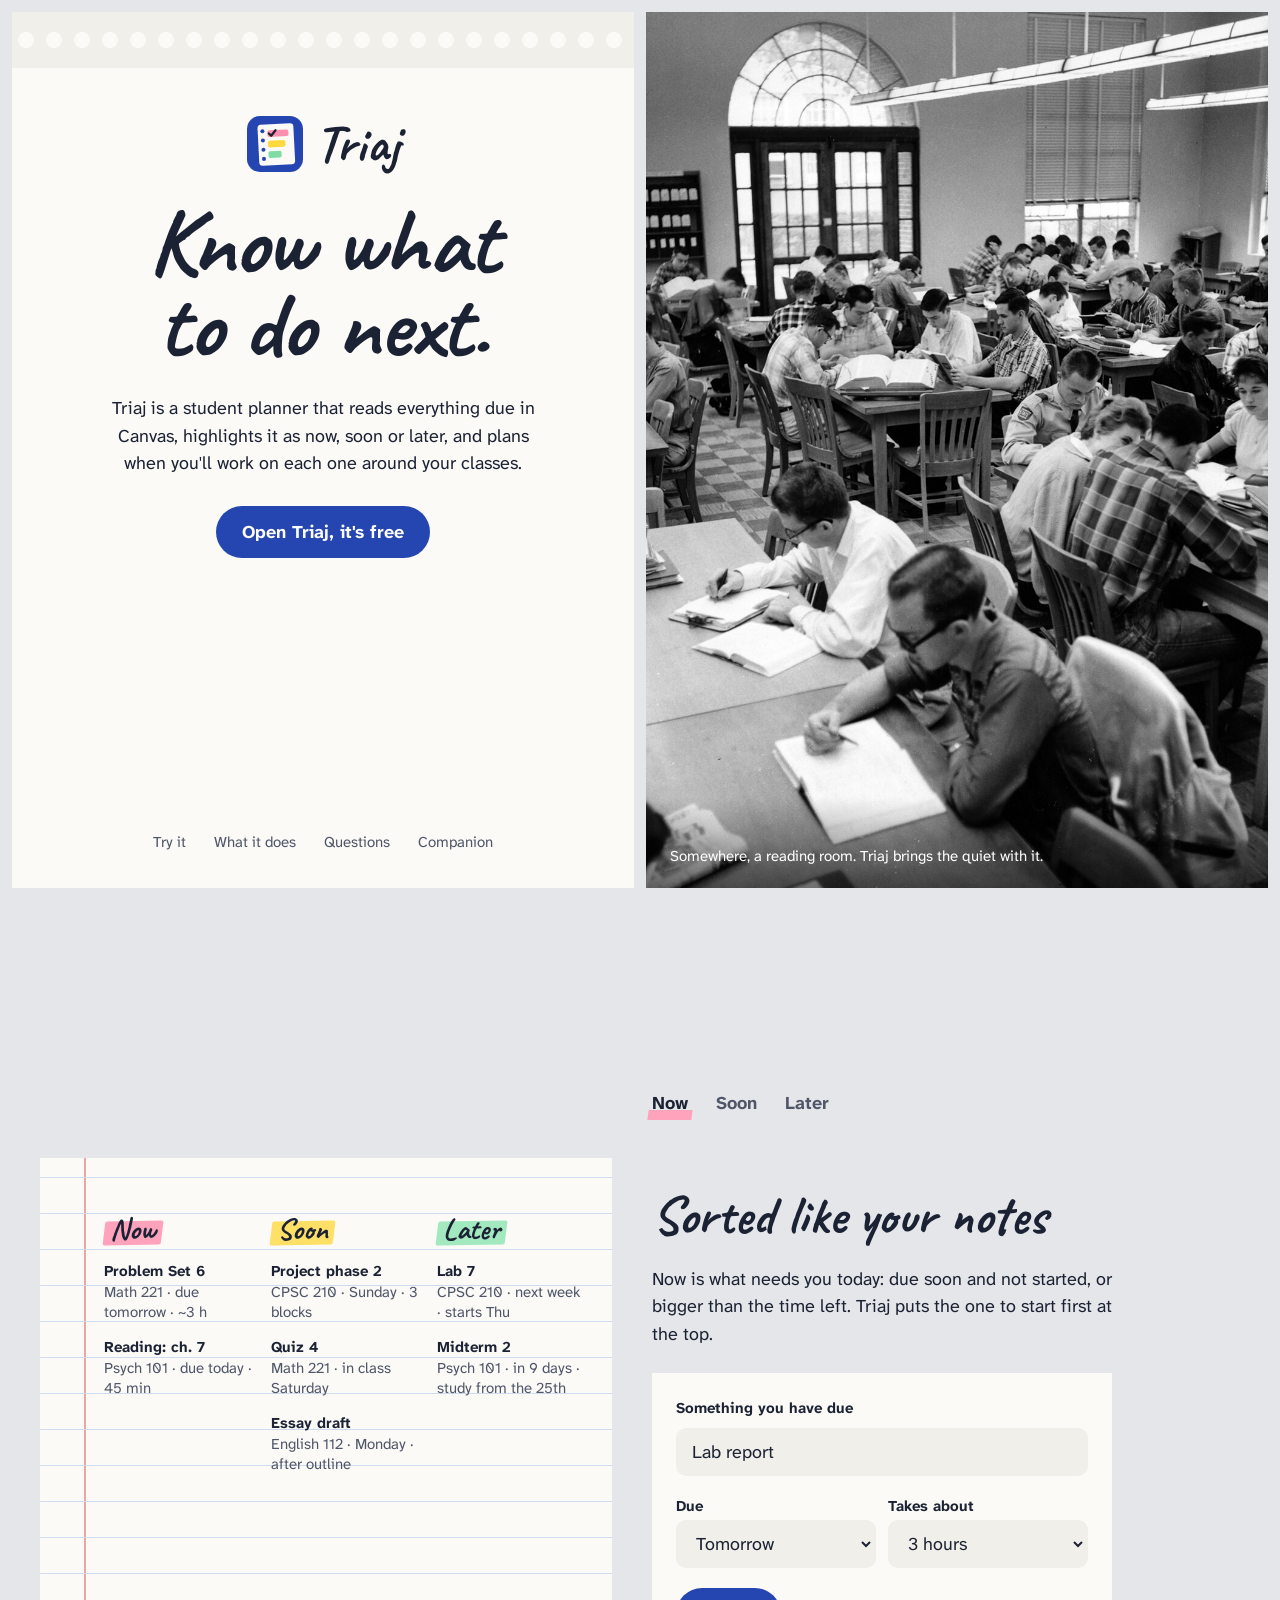
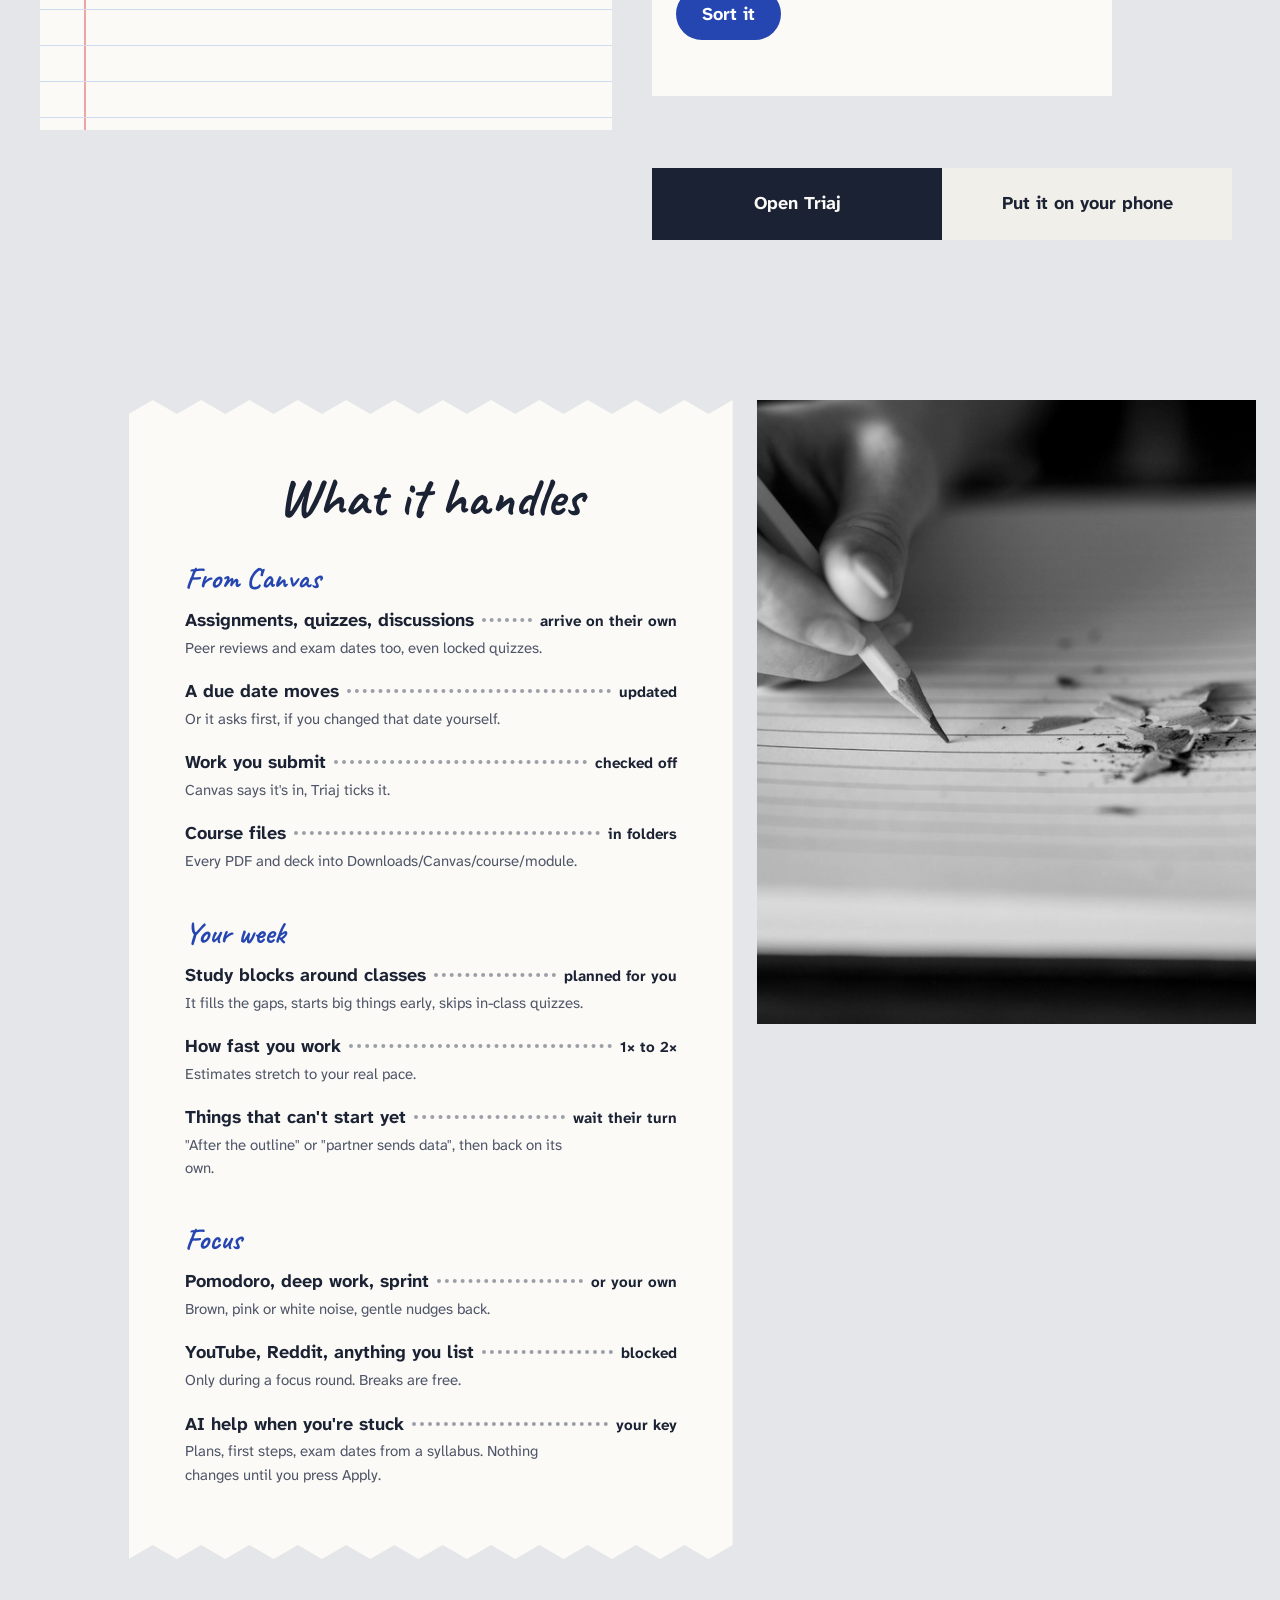
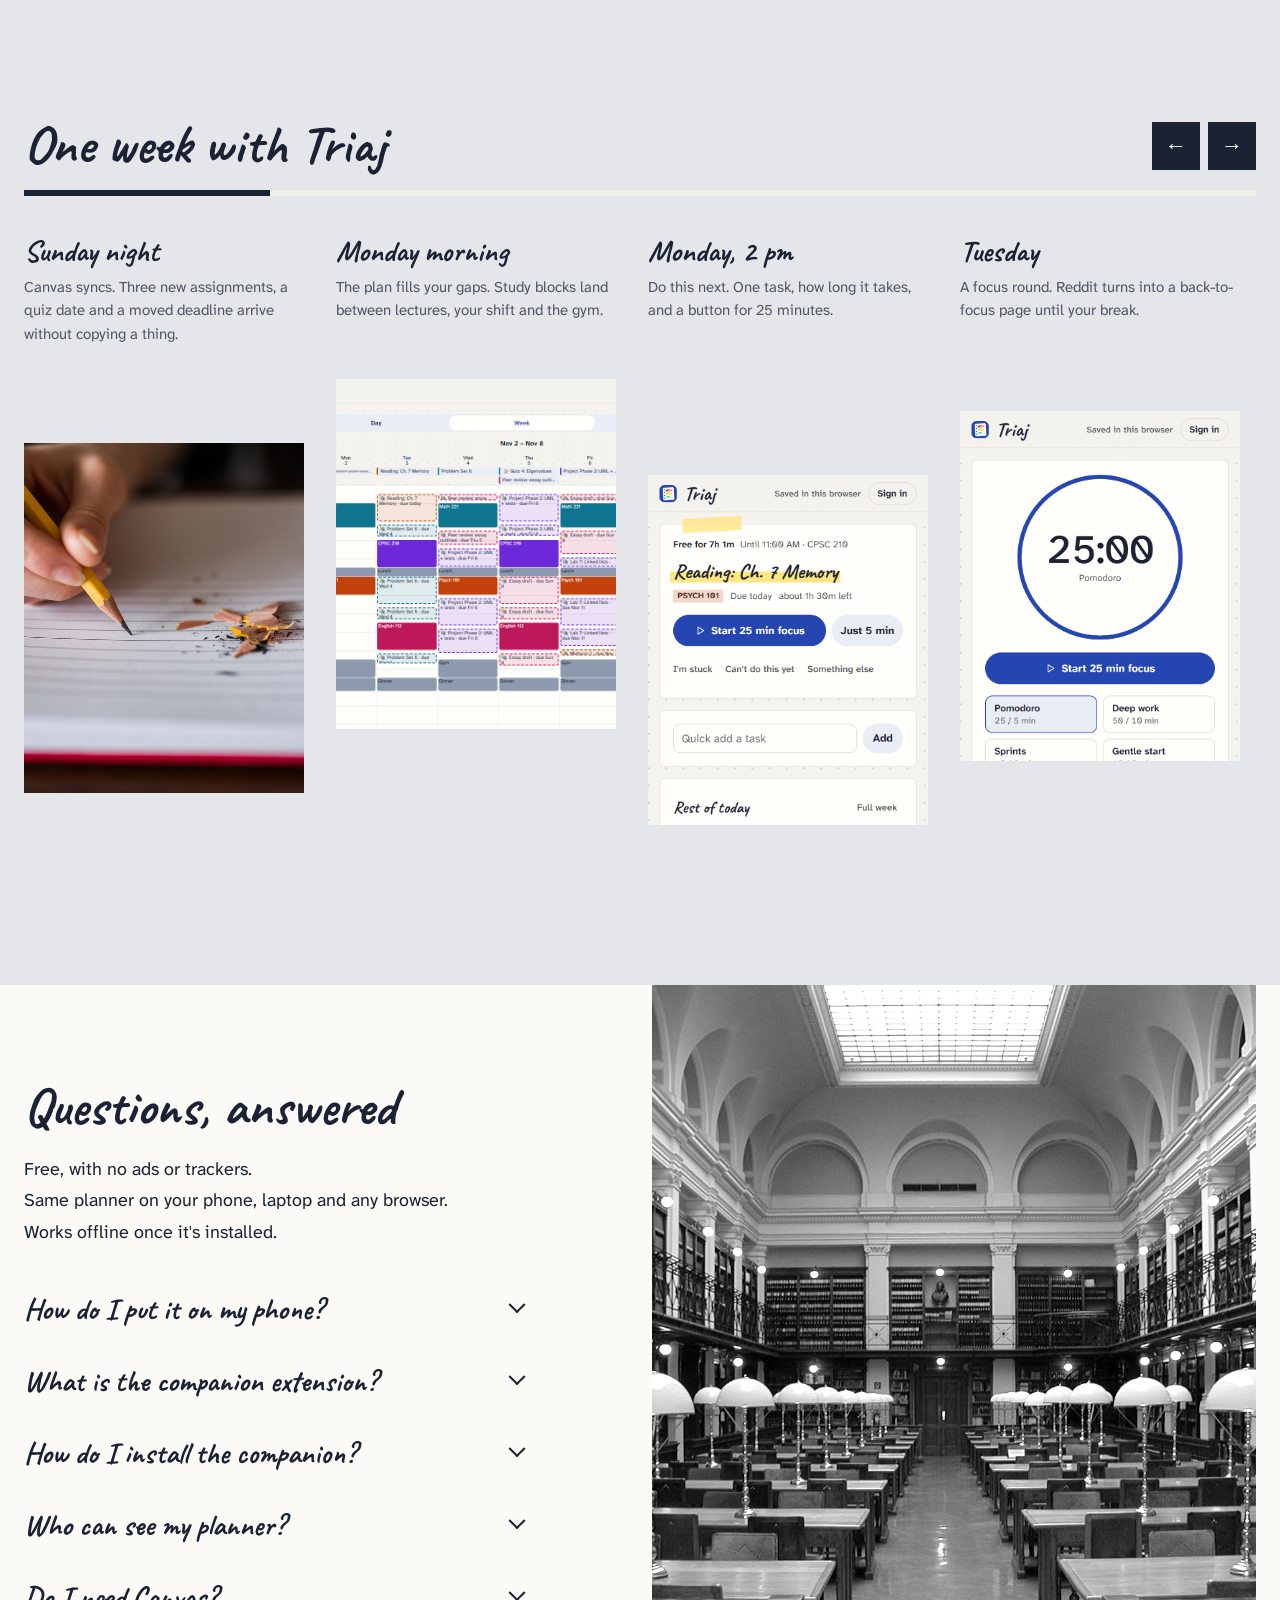
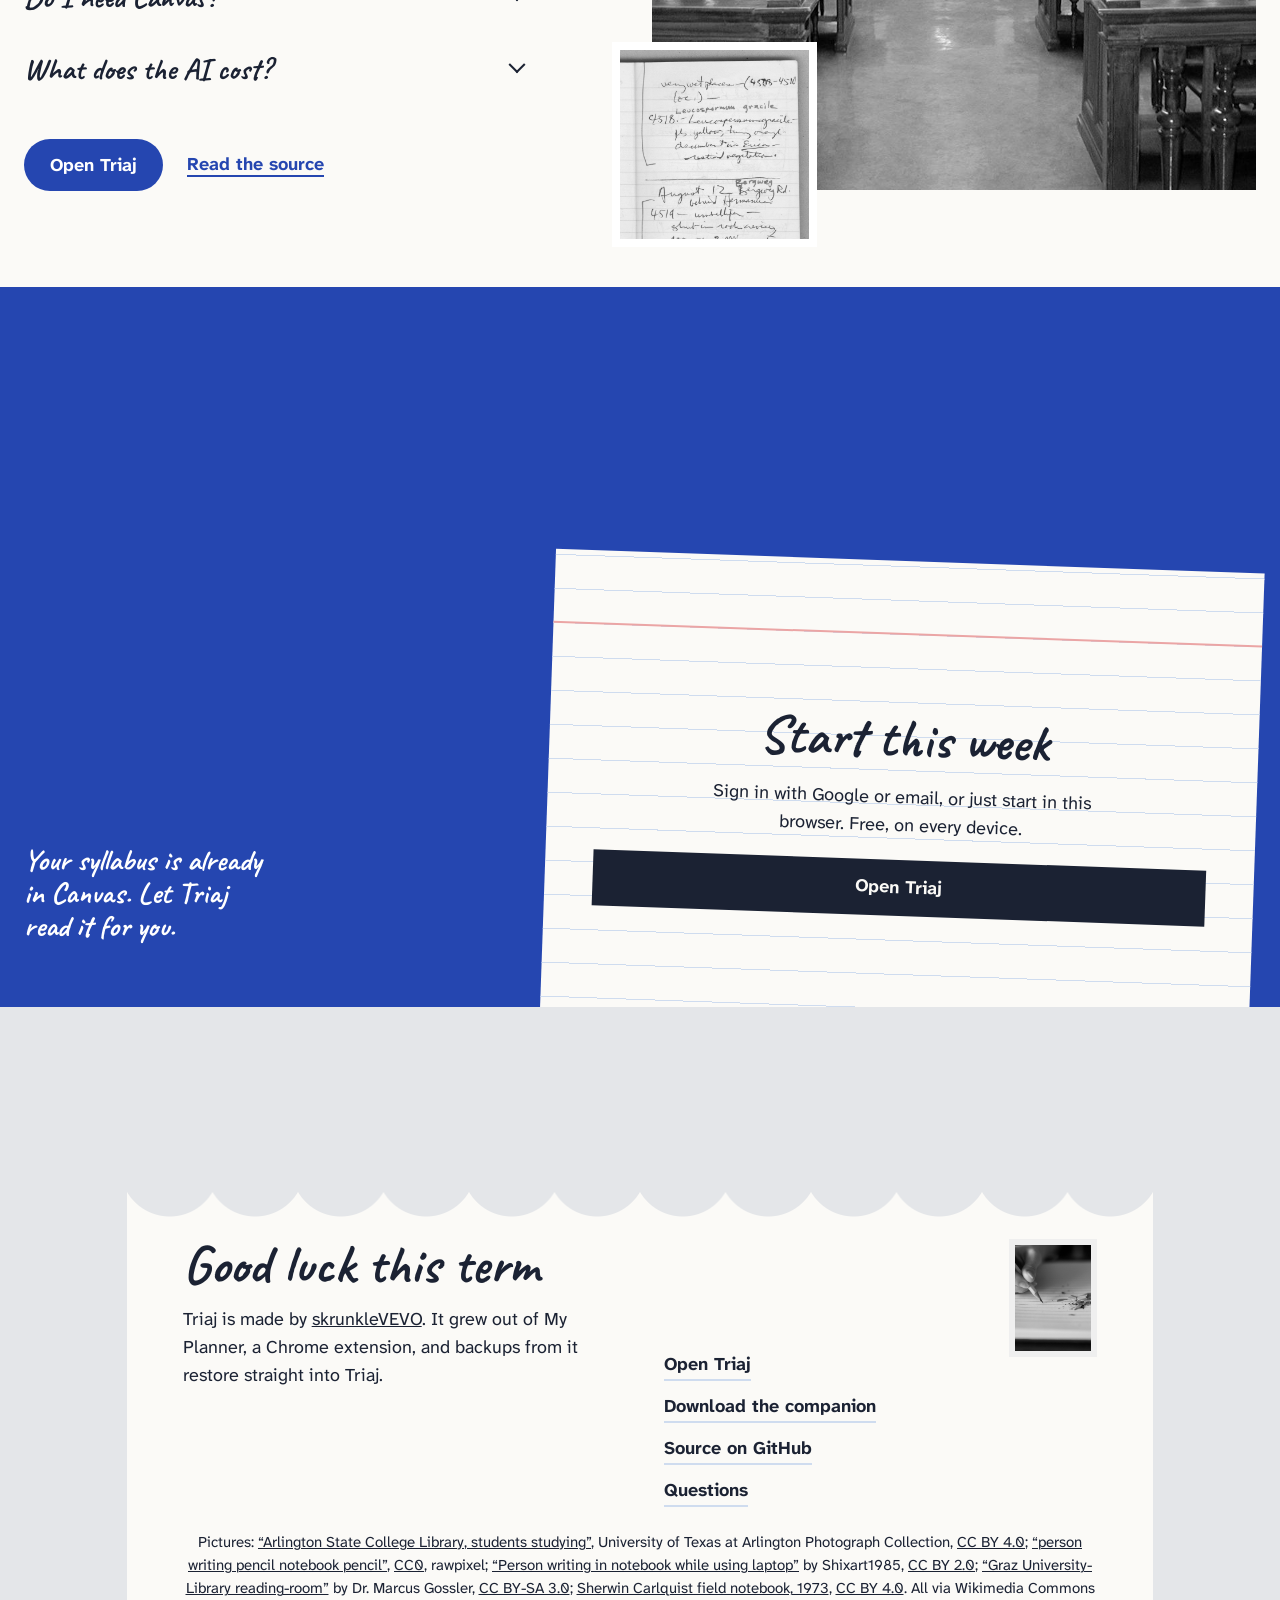
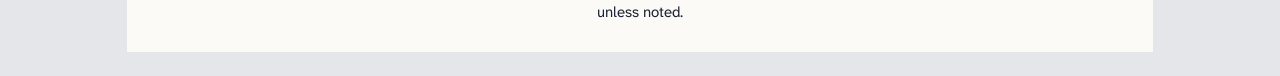
<file: web/index.html>
<!DOCTYPE html>
<html lang="en">
<head>
<meta charset="utf-8">
<meta name="viewport" content="width=device-width, initial-scale=1, viewport-fit=cover">
<title>Triaj: know what to do next</title>
<meta name="description" content="Triaj is a student planner that reads everything due in Canvas, highlights it as now, soon or later, and plans when you'll work on each one around your classes. Free on your phone and computer.">
<meta name="theme-color" content="#e4e6e9" media="(prefers-color-scheme: light)">
<meta name="theme-color" content="#121418" media="(prefers-color-scheme: dark)">
<meta property="og:title" content="Triaj: know what to do next">
<meta property="og:description" content="Everything due in Canvas, highlighted as now, soon and later, with a study plan and a focus timer. Like a notebook that plans itself.">
<meta property="og:image" content="https://skrunklevevo.github.io/triaj/assets/og.png">
<meta property="og:url" content="https://skrunklevevo.github.io/triaj/">
<meta name="twitter:card" content="summary_large_image">
<link rel="manifest" href="manifest.webmanifest">
<link rel="icon" href="assets/logo.svg" type="image/svg+xml">
<link rel="icon" href="assets/icon-32.png" sizes="32x32">
<link rel="apple-touch-icon" href="assets/icon-180.png">
<link rel="preload" href="assets/fonts/caveat.woff2" as="font" type="font/woff2" crossorigin>
<link rel="preload" href="assets/fonts/atkinson-next.woff2" as="font" type="font/woff2" crossorigin>
<link rel="stylesheet" href="assets/fonts/fonts.css">
<link rel="stylesheet" href="landing.css">
</head>
<body>
<main>

<!-- 1. The notebook sheet beside the reading room -->
<section class="hero">
  <div class="sheet hsheet">
    <div class="spiral" aria-hidden="true"></div>
    <div class="hin">
      <a class="mark" href="./"><img src="assets/logo.svg" alt="" width="56" height="56"><span>Triaj</span></a>
      <h1 class="rv">Know what to do next.</h1>
      <p class="lede rv">Triaj is a student planner that reads everything due in Canvas, highlights it as now, soon or later, and plans when you'll work on each one around your classes.</p>
      <div class="ctas rv">
        <a class="btn" href="app/">Open Triaj, it's free</a>
        <button class="btn ghost" type="button" id="install" hidden>Install on this device</button>
      </div>
      <nav class="hlinks rv" aria-label="Page"><a href="#try">Try it</a><a href="#menu">What it does</a><a href="#questions">Questions</a><a href="#companion">Companion</a></nav>
    </div>
  </div>
  <figure class="room" aria-label="Study rooms">
    <img class="on" src="assets/arlington-state-college-library-students-studying-10010394.jpg" alt="Students studying at long tables in a college library, 1950s" width="1920" height="1530">
    <img src="assets/graz-university-library-reading-room.jpg" alt="A university reading room with rows of desks and white lamps" width="1600" height="1200" loading="lazy">
    <img src="assets/person-writing-in-notebook-while-using-laptop.jpg" alt="Someone writing in a notebook beside a laptop" width="1920" height="1282" loading="lazy">
    <figcaption>Somewhere, a reading room. Triaj brings the quiet with it.</figcaption>
  </figure>
</section>

<!-- 2. The live thing: sort something that's due -->
<section id="try" class="show">
  <div class="plate" data-ui>
    <div class="page" id="board" aria-label="This week, sorted by Triaj">
      <div class="col now" data-c="now"><h3><span>Now</span></h3>
        <div class="it"><b>Problem Set 6</b><span>Math 221 · due tomorrow · ~3 h</span></div>
        <div class="it"><b>Reading: ch. 7</b><span>Psych 101 · due today · 45 min</span></div>
      </div>
      <div class="col soon" data-c="soon"><h3><span>Soon</span></h3>
        <div class="it"><b>Project phase 2</b><span>CPSC 210 · Sunday · 3 blocks</span></div>
        <div class="it"><b>Quiz 4</b><span>Math 221 · in class Saturday</span></div>
        <div class="it"><b>Essay draft</b><span>English 112 · Monday · after outline</span></div>
      </div>
      <div class="col later" data-c="later"><h3><span>Later</span></h3>
        <div class="it"><b>Lab 7</b><span>CPSC 210 · next week · starts Thu</span></div>
        <div class="it"><b>Midterm 2</b><span>Psych 101 · in 9 days · study from the 25th</span></div>
      </div>
    </div>
  </div>
  <div class="sside">
    <div class="tabs" role="tablist" aria-label="Triage">
      <button role="tab" aria-selected="true" data-c="now">Now</button>
      <button role="tab" aria-selected="false" data-c="soon">Soon</button>
      <button role="tab" aria-selected="false" data-c="later">Later</button>
    </div>
    <div class="smid">
      <h2 class="rv">Sorted like your notes</h2>
      <p class="rv" id="tabtext">Now is what needs you today: due soon and not started, or bigger than the time left. Triaj puts the one to start first at the top.</p>
      <form class="try rv" id="tryform" hidden>
        <label for="tn">Something you have due</label>
        <input id="tn" value="Lab report" autocomplete="off" maxlength="40">
        <div class="tr">
          <div><label for="td">Due</label><select id="td"><option value="0">Today</option><option value="1" selected>Tomorrow</option><option value="3">In 3 days</option><option value="7">Next week</option><option value="14">In 2 weeks</option></select></div>
          <div><label for="ts">Takes about</label><select id="ts"><option value="0.5">30 min</option><option value="1">1 hour</option><option value="3" selected>3 hours</option><option value="6">6 hours</option></select></div>
        </div>
        <button class="btn" type="submit">Sort it</button>
        <p class="verdict" id="verdict" aria-live="polite"></p>
      </form>
    </div>
    <div class="cells">
      <a class="cell ink" href="app/">Open Triaj</a>
      <a class="cell" href="#phone" data-open="phone">Put it on your phone</a>
    </div>
  </div>
</section>

<!-- 3. Capabilities as a torn-out page -->
<section id="menu" class="menu">
  <div class="torn">
    <h2 class="rv">What it handles</h2>
    <div class="grp rv"><h3>From Canvas</h3>
      <div class="li"><p class="ln"><b>Assignments, quizzes, discussions</b><i></i><span>arrive on their own</span></p><p class="d">Peer reviews and exam dates too, even locked quizzes.</p></div>
      <div class="li"><p class="ln"><b>A due date moves</b><i></i><span>updated</span></p><p class="d">Or it asks first, if you changed that date yourself.</p></div>
      <div class="li"><p class="ln"><b>Work you submit</b><i></i><span>checked off</span></p><p class="d">Canvas says it's in, Triaj ticks it.</p></div>
      <div class="li"><p class="ln"><b>Course files</b><i></i><span>in folders</span></p><p class="d">Every PDF and deck into Downloads/Canvas/course/module.</p></div>
    </div>
    <div class="grp rv"><h3>Your week</h3>
      <div class="li"><p class="ln"><b>Study blocks around classes</b><i></i><span>planned for you</span></p><p class="d">It fills the gaps, starts big things early, skips in-class quizzes.</p></div>
      <div class="li"><p class="ln"><b>How fast you work</b><i></i><span>1× to 2×</span></p><p class="d">Estimates stretch to your real pace.</p></div>
      <div class="li"><p class="ln"><b>Things that can't start yet</b><i></i><span>wait their turn</span></p><p class="d">"After the outline" or "partner sends data", then back on its own.</p></div>
    </div>
    <div class="grp rv"><h3>Focus</h3>
      <div class="li"><p class="ln"><b>Pomodoro, deep work, sprint</b><i></i><span>or your own</span></p><p class="d">Brown, pink or white noise, gentle nudges back.</p></div>
      <div class="li"><p class="ln"><b>YouTube, Reddit, anything you list</b><i></i><span>blocked</span></p><p class="d">Only during a focus round. Breaks are free.</p></div>
      <div class="li"><p class="ln"><b>AI help when you're stuck</b><i></i><span>your key</span></p><p class="d">Plans, first steps, exam dates from a syllabus. Nothing changes until you press Apply.</p></div>
    </div>
  </div>
  <figure class="pencil rv"><img src="assets/person-writing-pencil-notebook-pencil.webp" alt="A pencil writing on a ruled spiral notebook, shavings on the page" width="1024" height="683" loading="lazy"></figure>
</section>

<!-- 4. One week, left to right -->
<section id="week" class="week">
  <div class="whead">
    <h2 class="rv">One week with Triaj</h2>
    <div class="arrows"><button type="button" class="sq" id="wprev" aria-label="Earlier in the week">&#8592;</button><button type="button" class="sq" id="wnext" aria-label="Later in the week">&#8594;</button></div>
  </div>
  <div class="track" aria-hidden="true"><span id="wbar"></span></div>
  <ol class="row" id="wrow">
    <li style="--gap:96px"><h3>Sunday night</h3><p>Canvas syncs. Three new assignments, a quiz date and a moved deadline arrive without copying a thing.</p><img src="assets/person-writing-pencil-notebook-pencil.webp" alt="Pencil on a ruled notebook page" width="1024" height="683" loading="lazy"></li>
    <li style="--gap:32px"><h3>Monday morning</h3><p>The plan fills your gaps. Study blocks land between lectures, your shift and the gym.</p><img src="assets/shot-schedule.png" alt="Triaj's schedule: a week of classes with study blocks in between" width="1280" height="800" loading="lazy"></li>
    <li style="--gap:128px"><h3>Monday, 2 pm</h3><p>Do this next. One task, how long it takes, and a button for 25 minutes.</p><img src="assets/shot-phone.png" alt="Triaj on a phone showing the task to do next" width="780" height="1688" loading="lazy"></li>
    <li style="--gap:64px"><h3>Tuesday</h3><p>A focus round. Reddit turns into a back-to-focus page until your break.</p><img src="assets/shot-phone-focus.png" alt="Triaj's focus timer on a phone" width="780" height="1688" loading="lazy"></li>
    <li style="--gap:112px"><h3>Wednesday</h3><p>A due date moved. Triaj changes it, or asks if you'd set it yourself.</p><img src="assets/sherwin-carlquist-field-notebook-from-1973-expedition.jpg" alt="A handwritten notebook page with corrections in red" width="1318" height="2035" loading="lazy"></li>
    <li style="--gap:40px"><h3>Thursday</h3><p>Stuck? Ask for a first step, or turn one sentence into three tasks.</p><img src="assets/person-writing-in-notebook-while-using-laptop.jpg" alt="Writing in a notebook next to a laptop" width="1920" height="1282" loading="lazy"></li>
    <li style="--gap:88px"><h3>Friday</h3><p>Submitted. Canvas says it's in, Triaj ticks it off. The weekend is yours.</p><img src="assets/arlington-state-college-library-students-studying-10010394.jpg" alt="Students studying in a college library" width="1920" height="1530" loading="lazy"></li>
  </ol>
</section>

<!-- 5. Questions beside the reading room -->
<section id="questions" class="faq">
  <div class="qcol">
    <h2 class="rv">Questions, answered</h2>
    <ul class="facts rv"><li>Free, with no ads or trackers.</li><li>Same planner on your phone, laptop and any browser.</li><li>Works offline once it's installed.</li></ul>
    <div class="acc rv">
      <details id="phone"><summary>How do I put it on my phone?</summary>
        <div class="ans"><p>Triaj installs like an app: its own icon, full screen, works offline. Your tasks are already there when you sign in.</p>
          <ul class="how"><li><b>iPhone and iPad:</b> open Triaj in Safari, tap Share, then Add to Home Screen.</li><li><b>Android:</b> open Triaj in Chrome and tap Install, or menu, then Install app.</li><li><b>Computer:</b> click the install icon at the end of the address bar in Chrome or Edge.</li></ul>
          <button class="btn small" type="button" id="install2">Install Triaj</button></div></details>
      <details id="companion"><summary>What is the companion extension?</summary>
        <div class="ans"><p>Browsers won't let a website read your Canvas with your sign-in, which is a good rule. So on your computer, a small extension does the parts a website can't: Canvas and private calendar sync, the toolbar timer, site blocking and saving course files. It never stores your planner, and it only reads sites you allow.</p>
          <a class="btn small" href="triaj-companion.zip" download>Download the companion</a></div></details>
      <details><summary>How do I install the companion?</summary>
        <div class="ans">
          <div class="btabs" role="tablist" aria-label="Your browser">
            <button role="tab" aria-selected="true" data-b="chromium">Chrome, Edge, Brave, Opera</button>
            <button role="tab" aria-selected="false" data-b="firefox">Firefox</button>
          </div>
          <ol class="steps" data-b="chromium">
            <li>Unzip <code>triaj-companion.zip</code> into a folder you'll keep, like Documents.</li>
            <li>Open <code>chrome://extensions</code> (or <code>edge://</code>, <code>brave://</code>, <code>opera://extensions</code>) and turn on Developer mode.</li>
            <li>Press Load unpacked and choose that folder. Pin the Triaj icon so the timer is one click away.</li>
            <li>In Triaj, open More, then Sync, enter your Canvas address and press Connect.</li>
          </ol>
          <ol class="steps" data-b="firefox" hidden>
            <li>Unzip <code>triaj-companion.zip</code> into a folder you'll keep.</li>
            <li>Open <code>about:debugging#/runtime/this-firefox</code>, press Load Temporary Add-on and choose <code>manifest.json</code> in that folder.</li>
            <li>In Triaj, open More, then Sync, and press Connect.</li>
            <li>Firefox removes temporary add-ons when it quits. Firefox Developer Edition can keep it: set <code>xpinstall.signatures.required</code> to false in <code>about:config</code>, then install the zip from the add-ons page.</li>
          </ol></div></details>
      <details><summary>Who can see my planner?</summary>
        <div class="ans"><p>Only you. Your planner, and any Canvas token or AI key you add, is stored in your own account. There are no ads, analytics or trackers. Canvas data goes from Canvas to your browser to your account, and AI requests go straight from your browser to the provider you pick. Without an account, everything stays in that one browser.</p></div></details>
      <details><summary>Do I need Canvas?</summary>
        <div class="ans"><p>No. Add tasks yourself, type one sentence and let it make the tasks, or subscribe to an iCal feed. Canvas just saves the typing.</p></div></details>
      <details><summary>What does the AI cost?</summary>
        <div class="ans"><p>Nothing from us. You bring your own key: free with Gemini, or use Claude. It suggests a plan or a first step, and nothing changes until you press Apply.</p></div></details>
    </div>
    <div class="qend rv"><a class="btn" href="app/">Open Triaj</a><a class="tl" href="https://github.com/skrunkleVEVO/triaj">Read the source</a></div>
  </div>
  <div class="qpics">
    <img class="tall" src="assets/graz-university-library-reading-room.jpg" alt="Rows of reading desks under white lamps in a university library" width="1600" height="1200" loading="lazy">
    <img class="sqr" src="assets/sherwin-carlquist-field-notebook-from-1973-expedition.jpg" alt="Blue ink notes on ruled paper, with red corrections" width="1318" height="2035" loading="lazy">
  </div>
</section>

<!-- 6. The index card -->
<section class="reply">
  <p class="rnote rv">Your syllabus is already in Canvas. Let Triaj read it for you.</p>
  <div class="card rv">
    <h2>Start this week</h2>
    <p>Sign in with Google or email, or just start in this browser. Free, on every device.</p>
    <a class="bar" href="app/">Open Triaj</a>
  </div>
</section>
</main>

<!-- 7. The back of the card -->
<footer class="back">
  <div class="post">
    <div class="msg">
      <h2>Good luck this term</h2>
      <p>Triaj is made by <a href="https://github.com/skrunkleVEVO">skrunkleVEVO</a>. It grew out of My Planner, a Chrome extension, and backups from it restore straight into Triaj.</p>
    </div>
    <div class="addr">
      <img class="stamp" src="assets/person-writing-pencil-notebook-pencil.webp" alt="" width="1024" height="683" loading="lazy">
      <a href="app/">Open Triaj</a>
      <a href="triaj-companion.zip" download>Download the companion</a>
      <a href="https://github.com/skrunkleVEVO/triaj">Source on GitHub</a>
      <a href="#questions">Questions</a>
    </div>
    <p class="credits">Pictures: <a href="https://commons.wikimedia.org/w/index.php?curid=89167675">“Arlington State College Library, students studying”</a>, University of Texas at Arlington Photograph Collection, <a href="https://creativecommons.org/licenses/by/4.0/">CC BY 4.0</a>; <a href="https://www.rawpixel.com/image/3283992/free-photo-image-writing-write-pencil">“person writing pencil notebook pencil”</a>, <a href="https://creativecommons.org/publicdomain/zero/1.0/">CC0</a>, rawpixel; <a href="https://commons.wikimedia.org/w/index.php?curid=186624327">“Person writing in notebook while using laptop”</a> by Shixart1985, <a href="https://creativecommons.org/licenses/by/2.0/">CC BY 2.0</a>; <a href="https://commons.wikimedia.org/w/index.php?curid=352545">“Graz University-Library reading-room”</a> by Dr. Marcus Gossler, <a href="https://creativecommons.org/licenses/by-sa/3.0/">CC BY-SA 3.0</a>; <a href="https://commons.wikimedia.org/w/index.php?curid=188195562">Sherwin Carlquist field notebook, 1973</a>, <a href="https://creativecommons.org/licenses/by/4.0/">CC BY 4.0</a>. All via Wikimedia Commons unless noted.</p>
  </div>
</footer>
<script type="module" src="landing.js"></script>
</body>
</html>
</file>
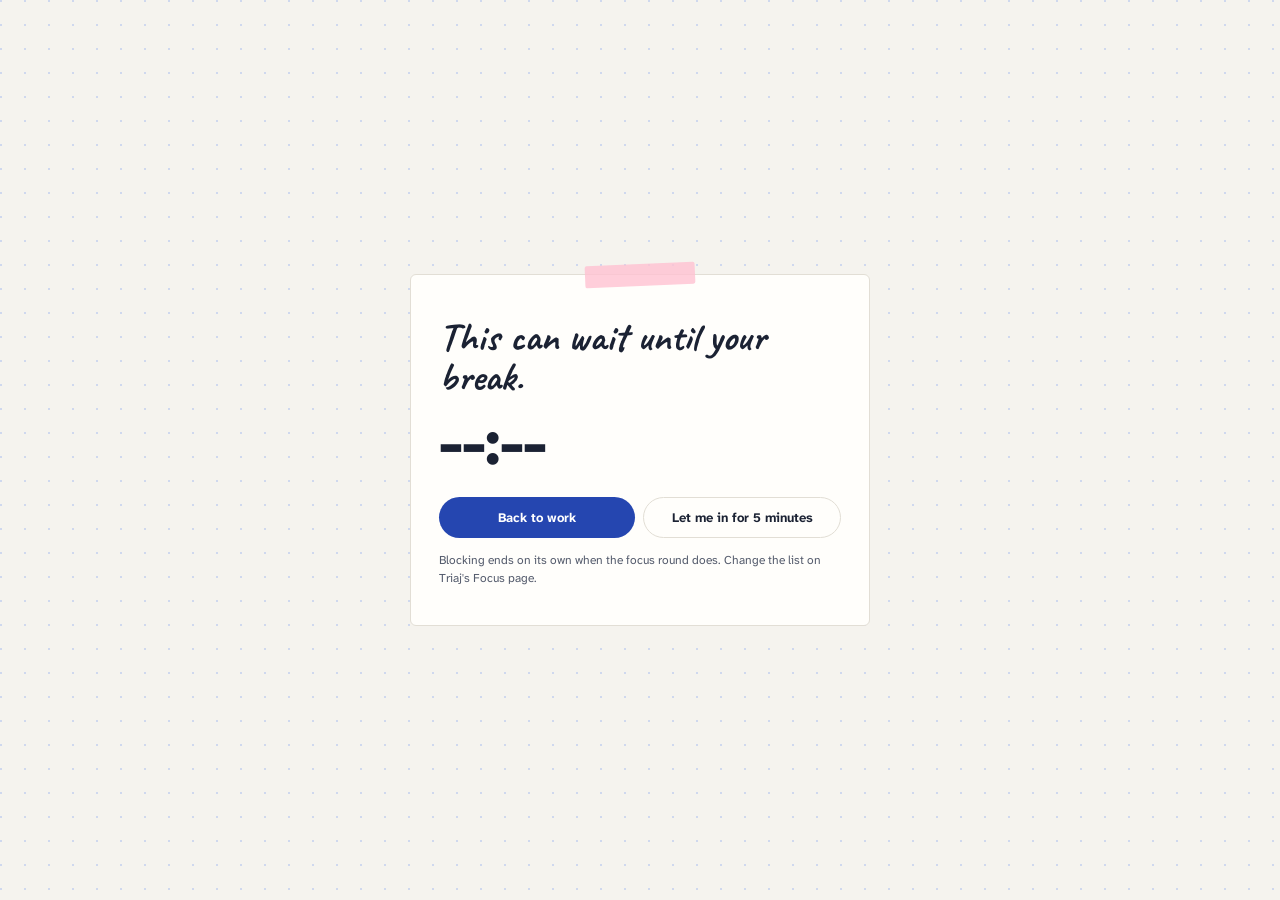
<file: extension/blocked.html>
<!DOCTYPE html>
<html lang="en"><head><meta charset="utf-8"><meta name="viewport" content="width=device-width, initial-scale=1">
<title>Back to focus · Triaj</title><link rel="icon" href="icons/icon32.png"><link rel="stylesheet" href="shared.css">
<style>
html,body{height:100%}
body{display:flex;align-items:center;justify-content:center;padding:24px;background-size:24px 24px}
.tag{position:relative;width:min(460px,100%);background:var(--card);border:1px solid var(--line);border-radius:6px;padding:36px 28px 26px}
.tag:before{content:"";position:absolute;top:-11px;left:50%;width:110px;height:22px;margin-left:-55px;transform:rotate(-2.5deg);background:color-mix(in srgb,var(--hlnow) 80%,transparent);border-radius:2px}
.site{font:600 14px var(--display);color:var(--mute);margin:0 0 6px}
h1{font-size:40px;line-height:1;font-weight:700;margin:0 0 14px}
.clock{font:700 64px/1 var(--display);letter-spacing:-.02em;font-variant-numeric:tabular-nums;color:var(--ink)}
.clock span,.clock{text-decoration:none}
.on{font-size:15px;margin:8px 0 22px;color:var(--ink)}
.row{display:flex;gap:8px;flex-wrap:wrap}
.row .b{flex:1;min-width:150px;padding:11px}
.note{margin-top:14px}
</style></head>
<body>
<main class="tag" aria-live="polite">
  <p class="site" id="site"></p>
  <h1 id="head">This can wait until your break.</h1>
  <div class="clock" id="clock">--:--</div>
  <p class="on" id="on"></p>
  <div class="row"><button class="b" id="back">Back to work</button><button class="b mute" id="pass">Let me in for 5 minutes</button></div>
  <p class="s note">Blocking ends on its own when the focus round does. Change the list on Triaj's Focus page.</p>
</main>
<script src="blocked.js"></script>
</body></html>
</file>
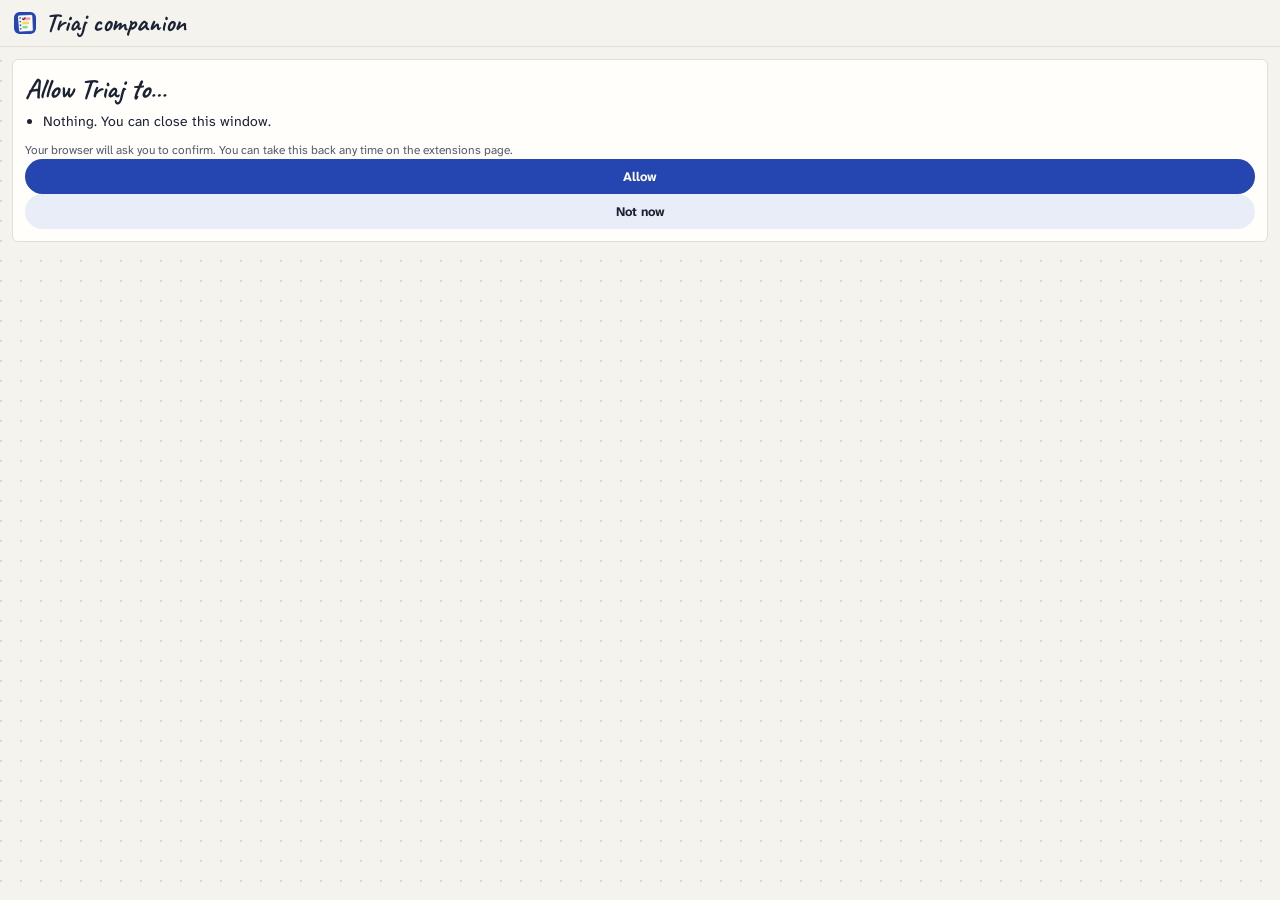
<file: extension/grant.html>
<!DOCTYPE html>
<html><head><meta charset="utf-8"><title>Allow Triaj</title><link rel="stylesheet" href="shared.css"></head>
<body>
<div class="head"><img src="icons/icon32.png" width="22" height="22" alt="">Triaj companion</div>
<div class="main">
  <div class="card">
    <h1>Allow Triaj to…</h1>
    <ul id="what"></ul>
    <div class="s">Your browser will ask you to confirm. You can take this back any time on the extensions page.</div>
    <button class="b" id="ok">Allow</button>
    <button class="b sec" id="no">Not now</button>
  </div>
</div>
<script src="grant.js"></script>
</body></html>
</file>
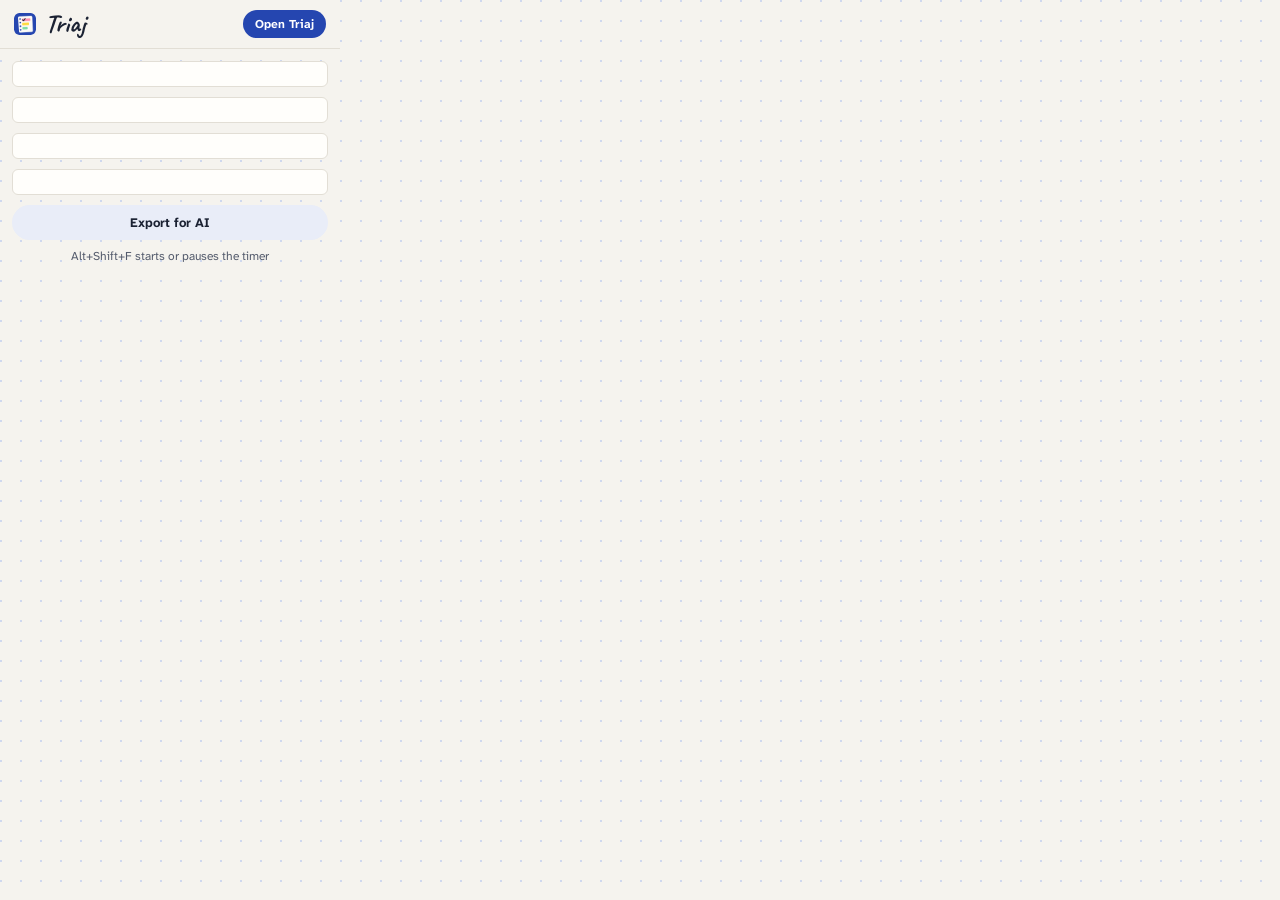
<file: extension/popup.html>
<!DOCTYPE html>
<html><head><meta charset="utf-8"><link rel="stylesheet" href="shared.css">
<style>
body{width:340px}
.c{text-align:center}
.phase{display:inline-block;font:700 12px var(--display);padding:2px 8px;border-radius:2px;background:var(--hlsoon);color:var(--hlink);transform:rotate(-1deg)}
.phase.brk{background:var(--hllater);color:var(--hlink)}
.time{font:700 50px/1.05 var(--display);letter-spacing:-.02em;font-variant-numeric:tabular-nums;margin:6px 0 0;color:var(--ink)}
.time.brk{color:var(--later)}
.task{font-weight:700;margin:6px 0 2px;overflow:hidden;text-overflow:ellipsis;white-space:nowrap}
.pills{display:flex;gap:4px;flex-wrap:wrap;justify-content:center;margin-top:8px}
.pill{border:1px solid var(--line);background:var(--card);color:var(--ink);border-radius:999px;padding:4px 10px;font:600 12px var(--display);cursor:pointer}
.pill.on{background:var(--pri);border-color:var(--pri);color:var(--onpri)}
.bar{height:6px;background:var(--soft);border-radius:3px;overflow:hidden;margin-top:9px}
.bar span{display:block;height:100%;background:var(--pri)}
.due div{font-size:12.5px;padding:5px 0;border-bottom:1px solid var(--line);display:flex;justify-content:space-between;gap:8px;align-items:baseline}
.due div:last-child{border:0}
.due span:first-child{overflow:hidden;text-overflow:ellipsis;white-space:nowrap}
.due i{display:inline-block;width:12px;height:8px;border-radius:2px;margin-right:6px;vertical-align:1px;transform:skewX(-10deg)}
.due .n{background:var(--hlnow)}.due .o{background:var(--hlsoon)}.due .l{background:var(--hllater)}
.blk{display:flex;align-items:center;gap:10px}
.blk .t{flex:1}
.sw{position:relative;width:38px;height:22px;flex:none;border-radius:11px;background:var(--line);border:0;cursor:pointer;padding:0}
.sw:after{content:"";position:absolute;left:3px;top:3px;width:16px;height:16px;border-radius:50%;background:#fff;transition:left .15s}
.sw.on{background:var(--now)}.sw.on:after{left:19px}
.hd{display:flex;justify-content:space-between;align-items:baseline;margin-bottom:4px}
.foot{text-align:center;font-size:12px;color:var(--mute);padding:4px 8px 10px}
</style></head>
<body>
<div class="head"><img src="icons/icon32.png" width="22" height="22" alt="">Triaj<span class="sp"></span><button id="open">Open Triaj</button></div>
<div class="main">
  <div class="card c" id="timer"></div>
  <div class="card" id="block"></div>
  <div class="card" id="today"></div>
  <div class="card" id="sync"></div>
  <div class="row" style="margin-top:0"><button class="b sec" data-open="export">Export for AI</button></div>
</div>
<div class="foot">Alt+Shift+F starts or pauses the timer</div>
<script type="module" src="popup.js"></script>
</body></html>
</file>
<file: web/assets/fonts/fonts.css>
/* Caveat (variable weight) for handwritten headings; Atkinson Hyperlegible Next for reading and UI. Both SIL OFL. */
@font-face{font-family:"Caveat";src:url(caveat.woff2) format("woff2");font-weight:400 700;font-display:swap}
@font-face{font-family:"Atkinson";src:url(atkinson-next.woff2) format("woff2");font-weight:200 800;font-display:swap}
</file>
<file: web/landing.css>
/* Triaj landing page: a notebook on a desk.
   Every surface is a piece of stationery (a spiral sheet, a torn-out page, an index card, a postcard back)
   lying on a desk-grey ground. Ballpoint blue is the one ink colour for actions; the three highlighters
   (pink, yellow, mint) mark now, soon and later and nothing else.
   Type: Caveat (handwriting) for headings, Atkinson Hyperlegible for reading. Five sizes: 112 / 56 / 30 / 18 / 15.
   Grid: 12 columns, 24px outer margins (16px on phones), 24px gutters. Sections 160px apart. */
:root{
  --desk:#e4e6e9;--paper:#fbfaf7;--paper2:#f1efe9;--ink:#1b2233;--muted:#4f5668;
  --pen:#2546b0;--onpen:#ffffff;--rule:#cfdcef;--margin:#eba5a5;--field:#2546b0;
  --hl-now:#ffa3bd;--hl-soon:#ffe066;--hl-later:#a3e9bf;--hl-ink:#1b2233;
  --hand:"Caveat","Segoe Print","Bradley Hand",cursive;--read:"Atkinson",system-ui,-apple-system,"Segoe UI",sans-serif;
  --t1:clamp(64px,7.4vw,112px);--t2:clamp(44px,4.2vw,56px);--t3:30px;--t4:18px;--t5:15px;
  --m:24px;--gap:160px;--ease:cubic-bezier(.23,1,.32,1);
  color-scheme:light;
}
@media (prefers-color-scheme:dark){:root:not([data-theme="light"]){
  --desk:#121418;--paper:#1d2027;--paper2:#252932;--ink:#ebebe7;--muted:#b4b8c3;
  --pen:#93abff;--onpen:#121418;--rule:#2c3445;--margin:#6b3a40;--field:#24366e;color-scheme:dark}}
:root[data-theme="dark"]{--field:#24366e;--desk:#121418;--paper:#1d2027;--paper2:#252932;--ink:#ebebe7;--muted:#b4b8c3;--pen:#93abff;--onpen:#121418;--rule:#2c3445;--margin:#6b3a40;color-scheme:dark}

*{box-sizing:border-box}
html{scroll-behavior:smooth;-webkit-text-size-adjust:100%}
body{margin:0;background:var(--desk);color:var(--ink);font:400 var(--t4)/1.55 var(--read);-webkit-font-smoothing:antialiased;overflow-x:hidden}
img{display:block;max-width:100%;height:auto}
a{color:inherit}
h1,h2,h3{font-family:var(--hand);font-weight:700;margin:0;text-wrap:balance}
h1{font-size:var(--t1);line-height:.88;letter-spacing:-.01em}
h2{font-size:var(--t2);line-height:.95}
h3{font-size:var(--t3);line-height:1}
p{margin:0}
:focus-visible{outline:3px solid var(--pen);outline-offset:3px}
::selection{background:var(--hl-soon);color:var(--hl-ink)}
code{font:inherit;font-weight:700;overflow-wrap:anywhere}
main>section{margin:0 var(--m) var(--gap)}

/* buttons: a round pen-blue fill, decided once */
.btn{display:inline-flex;align-items:center;justify-content:center;min-height:52px;padding:0 26px;border:0;border-radius:999px;background:var(--pen);color:var(--onpen);
  font:700 var(--t4)/1 var(--read);text-decoration:none;cursor:pointer;transition:transform 140ms var(--ease),background-color 160ms ease}
.btn:hover{background:color-mix(in srgb,var(--pen) 84%,var(--ink))}
.btn:active{transform:scale(.97)}
.btn.ghost{background:var(--paper2);color:var(--ink)}
.btn.ghost:hover{background:color-mix(in srgb,var(--paper2) 80%,var(--ink))}
.btn.small{min-height:44px;padding:0 20px;font-size:var(--t5)}
.btn[hidden]{display:none}

/* ---------- 1. hero: the spiral sheet beside the room ---------- */
.hero{display:grid;grid-template-columns:1fr 1fr;gap:12px;margin:12px!important;margin-bottom:var(--gap)!important;min-height:calc(100svh - 24px)}
.sheet{background:var(--paper)}
.hsheet{display:flex;flex-direction:column}
.spiral{height:56px;flex:none;background:var(--paper2);
  /* taste-skill-ignore: punched spiral holes, a shape mask not a fill */ -webkit-mask:radial-gradient(circle 8px at 14px 28px,transparent 98%,#000) 0 0/28px 56px repeat-x;mask:radial-gradient(circle 8px at 14px 28px,transparent 98%,#000) 0 0/28px 56px repeat-x}
.hin{flex:1;display:flex;flex-direction:column;align-items:center;justify-content:center;text-align:center;gap:28px;padding:48px 40px 28px}
.mark{display:flex;align-items:center;gap:12px;text-decoration:none;font:700 var(--t2)/1 var(--hand)}
.mark img{width:56px;height:56px}
.hin h1{max-width:9.5ch}
.lede{max-width:36ch;color:var(--ink)}
.ctas{display:flex;flex-wrap:wrap;justify-content:center;gap:12px}
.hlinks{display:flex;flex-wrap:wrap;justify-content:center;gap:8px 28px;margin-top:auto;padding-top:24px;font-size:var(--t5)}
.hlinks a{text-decoration:none;color:var(--muted);padding:6px 0;transition:color 150ms ease}
.hlinks a:hover{color:var(--ink);text-decoration:underline;text-decoration-color:var(--pen);text-decoration-thickness:2px;text-underline-offset:5px}
.room{position:sticky;top:12px;height:calc(100svh - 24px);margin:0;overflow:hidden;background:var(--ink)}
.room img{position:absolute;inset:0;width:100%;height:100%;object-fit:cover;filter:grayscale(1) contrast(1.05);opacity:0;transition:opacity 1.6s ease;transform:scale(1.06);animation:drift 24s ease-in-out infinite alternate}
.room img.on{opacity:1}
.room figcaption{position:absolute;left:0;right:0;bottom:0;padding:48px 24px 20px;color:#fff;font-size:var(--t5);background:linear-gradient(transparent,rgba(0,0,0,.55))} /* taste-skill-ignore: neutral scrim under a caption on a photo */
@keyframes drift{from{transform:scale(1.06) translate(0,0)}to{transform:scale(1.12) translate(-1.5%,-1%)}}

/* ---------- 2. try it: the ruled page and its tabs ---------- */
.show{display:grid;grid-template-columns:1fr 1fr;gap:24px;min-height:88svh;align-items:center}
.plate{padding:0 16px}
.page{aspect-ratio:1;display:grid;grid-template-columns:repeat(3,minmax(0,1fr));gap:16px;align-content:start;padding:56px 24px 24px 64px;background-color:var(--paper);
  background-image:url("data:image/svg+xml,%3Csvg xmlns='http://www.w3.org/2000/svg' width='8' height='36'%3E%3Crect y='35' width='8' height='1' fill='%23cfdcef'/%3E%3C/svg%3E"),url("data:image/svg+xml,%3Csvg xmlns='http://www.w3.org/2000/svg' width='2' height='8'%3E%3Crect width='2' height='8' fill='%23eba5a5'/%3E%3C/svg%3E");
  background-repeat:repeat,repeat-y;background-position:0 20px,44px 0;overflow:hidden}
:root[data-theme="dark"] .page{background-image:url("data:image/svg+xml,%3Csvg xmlns='http://www.w3.org/2000/svg' width='8' height='36'%3E%3Crect y='35' width='8' height='1' fill='%232c3445'/%3E%3C/svg%3E"),url("data:image/svg+xml,%3Csvg xmlns='http://www.w3.org/2000/svg' width='2' height='8'%3E%3Crect width='2' height='8' fill='%236b3a40'/%3E%3C/svg%3E")}
@media (prefers-color-scheme:dark){:root:not([data-theme="light"]) .page{background-image:url("data:image/svg+xml,%3Csvg xmlns='http://www.w3.org/2000/svg' width='8' height='36'%3E%3Crect y='35' width='8' height='1' fill='%232c3445'/%3E%3C/svg%3E"),url("data:image/svg+xml,%3Csvg xmlns='http://www.w3.org/2000/svg' width='2' height='8'%3E%3Crect width='2' height='8' fill='%236b3a40'/%3E%3C/svg%3E")}}
.col h3{margin:0 0 12px;font-size:var(--t3)}
.col h3 span{position:relative;z-index:0;padding:0 6px;color:var(--hl-ink)}
.col h3 span:before{content:"";position:absolute;z-index:-1;left:0;right:0;top:30%;bottom:6%;background:var(--hl);transform:skewX(-8deg) rotate(-1deg);border-radius:2px}
.now{--hl:var(--hl-now)}.soon{--hl:var(--hl-soon)}.later{--hl:var(--hl-later)}
.it{display:flex;flex-direction:column;padding:6px 0 10px;transition:opacity 200ms ease}
.it b{font-size:var(--t5);line-height:1.3}
.it span{font-size:var(--t5);line-height:1.35;color:var(--muted)}
.it.new b{position:relative;z-index:0;align-self:flex-start}
.it.new b:before{content:"";position:absolute;z-index:-1;inset:-4px -8px;border:2.5px solid var(--pen);border-radius:50% 46% 52% 44%;transform:rotate(-2deg);animation:circle 600ms var(--ease) both}
@keyframes circle{from{clip-path:inset(0 100% 0 0)}to{clip-path:inset(0 0 0 0)}}
.page.focus .col{opacity:.32;transition:opacity 220ms ease}
.page.focus .col.lit{opacity:1}
.sside{display:flex;flex-direction:column;justify-content:space-between;gap:40px;align-self:stretch;padding:40px 24px 0 0}
.tabs{display:flex;gap:28px}
.tabs button{border:0;background:none;padding:6px 0;color:var(--muted);font:700 var(--t4)/1 var(--read);cursor:pointer;position:relative}
.tabs button[aria-selected="true"]{color:var(--ink);z-index:0}
.tabs button[aria-selected="true"]:after{content:"";position:absolute;left:-4px;right:-4px;bottom:-2px;height:10px;z-index:-1;background:var(--hl-soon);transform:skewX(-8deg)}
.tabs button:nth-child(1)[aria-selected="true"]:after{background:var(--hl-now)}
.tabs button:nth-child(3)[aria-selected="true"]:after{background:var(--hl-later)}
.smid{display:flex;flex-direction:column;gap:24px}
.smid>p{max-width:40ch}
.try{display:grid;gap:8px;max-width:460px;padding:24px;background:var(--paper)}
.try[hidden]{display:none}
.try label{font-size:var(--t5);font-weight:700}
.try input,.try select{width:100%;min-height:48px;margin:0 0 8px;padding:0 14px;border:2px solid var(--paper2);border-radius:10px;background:var(--paper2);color:var(--ink);font:400 var(--t4) var(--read)}
.try input:focus,.try select:focus{outline:0;border-color:var(--pen)}
.tr{display:grid;grid-template-columns:1fr 1fr;gap:12px}
.try .btn{justify-self:start;margin-top:4px}
.verdict{min-height:1.55em;font-size:var(--t5)}
.verdict b{padding:0 4px;background:var(--hl);color:var(--hl-ink)}
.cells{display:grid;grid-template-columns:1fr 1fr}
.cell{display:flex;align-items:center;justify-content:center;height:72px;padding:0 16px;background:var(--paper2);color:var(--ink);font-weight:700;text-decoration:none;text-align:center;transition:background-color 160ms ease}
.cell:hover{background:color-mix(in srgb,var(--paper2) 82%,var(--ink))}
.cell.ink{background:var(--ink);color:var(--paper)}
.cell.ink:hover{background:var(--pen);color:var(--onpen)}

/* ---------- 3. what it handles: a torn-out page ---------- */
.menu{display:grid;grid-template-columns:repeat(12,minmax(0,1fr));gap:24px;align-items:start}
.torn{grid-column:2/8;padding:72px 56px;background:var(--paper);
  --z:14px;clip-path:polygon(0 var(--z),4% 0,8% var(--z),12% 0,16% var(--z),20% 0,24% var(--z),28% 0,32% var(--z),36% 0,40% var(--z),44% 0,48% var(--z),52% 0,56% var(--z),60% 0,64% var(--z),68% 0,72% var(--z),76% 0,80% var(--z),84% 0,88% var(--z),92% 0,96% var(--z),100% 0,100% calc(100% - var(--z)),96% 100%,92% calc(100% - var(--z)),88% 100%,84% calc(100% - var(--z)),80% 100%,76% calc(100% - var(--z)),72% 100%,68% calc(100% - var(--z)),64% 100%,60% calc(100% - var(--z)),56% 100%,52% calc(100% - var(--z)),48% 100%,44% calc(100% - var(--z)),40% 100%,36% calc(100% - var(--z)),32% 100%,28% calc(100% - var(--z)),24% 100%,20% calc(100% - var(--z)),16% 100%,12% calc(100% - var(--z)),8% 100%,4% calc(100% - var(--z)),0 100%)}
.torn h2{text-align:center;margin-bottom:40px}
.grp+.grp{margin-top:44px}
.grp h3{margin-bottom:14px;color:var(--pen)}
.li+.li{margin-top:18px}
.ln{display:flex;align-items:baseline;gap:8px}
.ln b{font-weight:700}
.ln i{flex:1;min-width:24px;border-bottom:4px dotted color-mix(in srgb,var(--muted) 55%,transparent);transform:translateY(-4px)}
.ln span{font-size:var(--t5);font-weight:700;white-space:nowrap;color:var(--ink)}
.d{max-width:40ch;font-size:var(--t5);color:var(--muted);margin-top:2px}
.pencil{grid-column:8/13;position:sticky;top:24px;margin:0;aspect-ratio:4/5;overflow:hidden}
.pencil img{width:100%;height:100%;object-fit:cover;filter:grayscale(1) contrast(1.05)}

/* ---------- 4. one week ---------- */
.week{margin-left:0!important;margin-right:0!important}
.whead{display:flex;align-items:end;justify-content:space-between;gap:24px;margin:0 var(--m) 20px}
.arrows{display:flex;gap:8px}
.sq{width:48px;height:48px;border:0;background:var(--ink);color:var(--paper);font-size:22px;cursor:pointer;transition:transform 140ms var(--ease),background-color 160ms ease}
.sq:hover{background:var(--pen);color:var(--onpen)}
.sq:active{transform:scale(.94)}
.track{height:6px;margin:0 var(--m) 40px;background:var(--paper2)}
.track span{display:block;height:100%;width:20%;background:var(--ink);transform-origin:left;transition:width 120ms linear}
.row{list-style:none;margin:0 var(--m);padding:0;display:flex;gap:32px;overflow-x:auto;scroll-snap-type:x mandatory;scrollbar-width:none}
.row::-webkit-scrollbar{display:none}
.row li{flex:none;width:280px;scroll-snap-align:start;display:flex;flex-direction:column}
.row h3{margin-bottom:10px}
.row p{font-size:var(--t5);color:var(--muted);min-height:4.7em}
.row img{margin-top:var(--gap);width:100%;aspect-ratio:4/5;object-fit:cover;object-position:top;background:var(--paper)}

/* ---------- 5. questions ---------- */
.faq{display:grid;grid-template-columns:repeat(12,minmax(0,1fr));gap:24px;padding:96px 0 0;background:var(--paper);margin-left:0!important;margin-right:0!important;margin-bottom:0!important;padding-left:var(--m);padding-right:var(--m)}
.qcol{grid-column:1/6;padding-bottom:96px}
.qcol h2{margin-bottom:24px}
.facts{list-style:none;margin:0 0 40px;padding:0;display:grid;gap:4px}
.acc details{padding:0}
.acc details+details{margin-top:28px}
.acc summary{list-style:none;display:flex;align-items:center;justify-content:space-between;gap:16px;min-height:44px;cursor:pointer;font:700 var(--t3)/1.05 var(--hand)}
.acc summary::-webkit-details-marker{display:none}
.acc summary:after{content:"";flex:none;width:10px;height:10px;border-right:2px solid currentColor;border-bottom:2px solid currentColor;transform:rotate(45deg) translate(-3px,-3px);transition:transform 200ms var(--ease)}
.acc details[open] summary:after{transform:rotate(225deg)}
.acc summary:hover{color:var(--pen)}
.ans{display:grid;gap:14px;padding-top:12px;color:var(--muted)}
.ans p,.ans li{max-width:52ch}
.ans .btn{justify-self:start}
.how,.steps{margin:0;padding-left:22px;display:grid;gap:8px}
.how{list-style:disc}
.how b,.steps code{color:var(--ink)}
.btabs{display:flex;flex-wrap:wrap;gap:8px}
.btabs button{min-height:40px;padding:0 16px;border:0;border-radius:999px;background:var(--paper2);color:var(--ink);font:700 var(--t5) var(--read);cursor:pointer}
.btabs button[aria-selected="true"]{background:var(--ink);color:var(--paper)}
.steps[hidden]{display:none}
.qend{display:flex;flex-wrap:wrap;align-items:center;gap:24px;margin-top:48px}
.tl{color:var(--pen);font-weight:700;text-decoration-thickness:2px;text-underline-offset:5px}
.qpics{grid-column:7/13;position:relative;margin-top:-96px;padding-bottom:80px}
.qpics .tall{width:100%;aspect-ratio:3/4;object-fit:cover;filter:grayscale(1) contrast(1.05)}
.qpics .sqr{position:absolute;left:-40px;bottom:40px;width:34%;aspect-ratio:1;object-fit:cover;object-position:top;filter:grayscale(1) contrast(1.05);border:8px solid var(--paper)}

/* ---------- 6. the index card ---------- */
.reply{display:grid;grid-template-columns:repeat(12,minmax(0,1fr));gap:24px;align-items:end;min-height:80svh;background:var(--field);color:#fff;margin-left:0!important;margin-right:0!important;margin-bottom:0!important;padding:96px var(--m) 0;overflow:hidden}
.rnote{grid-column:1/5;align-self:end;margin-bottom:64px;font-size:var(--t3);font-family:var(--hand);font-weight:700;line-height:1.1;max-width:18ch}
.card{--ink:#1b2233;--paper:#fbfaf7;--pen:#2546b0;--onpen:#fff;grid-column:6/13;aspect-ratio:7/5;margin-bottom:-60px;padding:48px;display:flex;flex-direction:column;align-items:center;justify-content:center;gap:20px;text-align:center;color:var(--ink);transform:rotate(2deg);
  background-color:var(--paper);background-image:url("data:image/svg+xml,%3Csvg xmlns='http://www.w3.org/2000/svg' width='8' height='2'%3E%3Crect width='8' height='2' fill='%23eba5a5'/%3E%3C/svg%3E"),url("data:image/svg+xml,%3Csvg xmlns='http://www.w3.org/2000/svg' width='8' height='34'%3E%3Crect y='33' width='8' height='1' fill='%23cfdcef'/%3E%3C/svg%3E");
  background-repeat:repeat-x,repeat;background-position:0 72px,0 74px}
.card p{max-width:36ch}
.bar{display:flex;align-items:center;justify-content:center;align-self:stretch;height:56px;background:var(--ink);color:var(--paper);font-weight:700;text-decoration:none;transition:background-color 160ms ease,transform 140ms var(--ease)}
.bar:hover{background:var(--pen);color:var(--onpen)}
.bar:active{transform:scale(.98)}

/* ---------- 7. footer: the back of the postcard ---------- */
.back{margin:0;padding:160px var(--m) 24px}
.post{max-width:none;margin:0 calc((100% - 0px) / 12);display:grid;grid-template-columns:1fr 1fr;gap:24px 48px;min-height:420px;padding:72px 56px 28px;background:var(--paper);position:relative;
  /* taste-skill-ignore: postcard scallops, a shape mask */ -webkit-mask:radial-gradient(circle 50px at 50% 0,transparent 98%,#000) 0 0/calc(100% / 12) 100% repeat-x;mask:radial-gradient(circle 50px at 50% 0,transparent 98%,#000) 0 0/calc(100% / 12) 100% repeat-x}
.msg h2{margin-bottom:16px;font-size:var(--t2)}
.msg p{max-width:40ch}
.addr{position:relative;display:flex;flex-direction:column;gap:12px;padding:112px 0 0;font-size:var(--t4)}
.addr a{align-self:flex-start;text-decoration:none;font-weight:700;border-bottom:2px solid var(--rule);transition:border-color 150ms ease}
.addr a:hover{border-color:var(--pen)}
.stamp{position:absolute;top:0;right:0;width:88px;aspect-ratio:3/4;object-fit:cover;filter:grayscale(1);border:6px solid var(--paper2)}
.credits{grid-column:1/-1;align-self:end;text-align:center;font-size:var(--t5);color:var(--ink)}
.credits a{text-decoration-thickness:1px}

/* ---------- motion: sections write themselves in ---------- */
.js .rv{opacity:0;transform:translateY(24px);transition:opacity 600ms var(--ease),transform 600ms var(--ease);transition-delay:var(--d,0ms)}
.js .rv.in{opacity:1;transform:none}
.js .card.rv{transform:rotate(2deg) translateY(40px)}
.js .card.rv.in{transform:rotate(2deg)}
.js .row li{opacity:0;transform:translateY(24px);transition:opacity 600ms var(--ease),transform 600ms var(--ease);transition-delay:var(--d,0ms)}
.js .row li.in{opacity:1;transform:none}

/* ---------- tablet ---------- */
@media (max-width:980px){
  .show{grid-template-columns:1fr;gap:32px}
  .plate{padding:0}
  .sside{padding:0}
  .torn{grid-column:1/-1}
  .pencil{display:none}
  .arrows{display:none}
  .qcol{grid-column:1/-1;padding-bottom:40px}
  .qpics{grid-column:1/-1;margin-top:0}
  .rnote{grid-column:1/-1;margin-bottom:0}
  .card{grid-column:2/12}
  .post{margin:0}
}
/* ---------- phone: its own composition ---------- */
@media (max-width:640px){
  :root{--m:16px;--gap:104px;--t3:26px;--t4:17px}
  .hero{grid-template-columns:1fr;margin:12px!important;margin-bottom:var(--gap)!important;min-height:0;display:flex;flex-direction:column-reverse}
  .room{position:relative;top:0;height:48svh}
  .room figcaption{display:none}
  .hsheet{margin-top:-24px;position:relative;margin-left:8px;margin-right:8px}
  .spiral{height:40px;-webkit-mask-size:28px 40px;mask-size:28px 40px;/* taste-skill-ignore: spiral holes */ -webkit-mask-image:radial-gradient(circle 7px at 14px 20px,transparent 98%,#000);mask-image:radial-gradient(circle 7px at 14px 20px,transparent 98%,#000)}
  .hin{padding:28px 20px 20px;gap:20px}
  .mark{font-size:44px}.mark img{width:44px;height:44px}
  .ctas,.ctas .btn{width:100%}
  .page{aspect-ratio:auto;grid-template-columns:1fr;gap:4px;padding:40px 16px 16px 44px;background-position:0 4px,28px 0}
  .tabs{gap:24px}
  .tr{grid-template-columns:1fr}
  .try{padding:20px 16px}
  .cells{grid-template-columns:1fr}
  .cell{height:60px}
  .torn{padding:48px 20px}
  .torn h2{margin-bottom:28px}
  .ln{flex-wrap:wrap}
  .ln i{display:none}
  .ln span{flex-basis:100%;color:var(--pen)}
  .arrows{display:none}
  .row{gap:16px}
  .row li{width:72vw}
  .row img{margin-top:calc(var(--gap) / 2)}
  .faq{display:flex;flex-direction:column-reverse;padding-top:0;margin-top:0}
  .qpics{padding:24px 0 48px}
  .qpics .tall{aspect-ratio:4/5}
  .qpics .sqr{left:auto;right:-8px;bottom:24px;width:38%}
  .qcol{padding-bottom:64px}
  .acc details+details{margin-top:24px}
  .qend .btn{width:100%}
  .reply{padding-top:64px}
  .rnote{font-size:22px}
  .card{grid-column:1/-1;aspect-ratio:auto;width:90%;justify-self:center;padding:56px 20px 28px;transform:rotate(1deg);margin-bottom:-40px}
  .js .card.rv{transform:rotate(1deg) translateY(40px)}.js .card.rv.in{transform:rotate(1deg)}
  .bar{height:52px}
  .back{padding:64px 12px 16px}
  .post{grid-template-columns:1fr;padding:64px 20px 24px;-webkit-mask-size:calc(100% / 6) 100%;mask-size:calc(100% / 6) 100%;/* taste-skill-ignore: scallops */ -webkit-mask-image:radial-gradient(circle 30px at 50% 0,transparent 98%,#000);mask-image:radial-gradient(circle 30px at 50% 0,transparent 98%,#000)}
  .msg{padding-right:72px}
  .addr{position:static;padding-top:8px;font-size:17px}
  .stamp{top:64px;right:20px;width:64px}
}
@media (prefers-reduced-motion:reduce){
  html{scroll-behavior:auto}
  .room img{animation:none;transition:none;transform:none}
  .js .rv,.js .row li{opacity:1;transform:none;transition:none}
  .js .card.rv{transform:rotate(2deg)}
  .it.new b:before{animation:none}
}
</file>
<file: extension/shared.css>
@import url("fonts/fonts.css");
/* Triaj companion: the same paper notebook as the app. Paper ground, white sheets, ballpoint pen for actions,
   highlighters (pink, yellow, mint) for now, soon and later. Caveat for titles, Atkinson for everything else.
   The popup takes the app's live theme colors (popup.js); these are the defaults. */
:root{--bg:#f5f3ee;--card:#fffefb;--ink:#1b2233;--mute:#545b6c;--line:#e2ded5;--soft:#e9edf8;--pri:#2546b0;--onpri:#fff;--ok:#2f7a3a;--bad:#b42318;
  --hdr:#f5f3ee;--now:#bf2b3f;--soon:#8f6200;--later:#16765f;--field:#fffefb;--grid:#cfd8ee;
  --hlnow:#ffc2d3;--hlsoon:#ffe680;--hllater:#bdeed0;--hlink:#1b2233;
  --display:"Atkinson",system-ui,-apple-system,"Segoe UI",sans-serif;--read:"Atkinson",system-ui,-apple-system,"Segoe UI",sans-serif;--hand:"Caveat","Segoe Print",cursive}
@media (prefers-color-scheme:dark){:root{--bg:#16171b;--card:#1f2127;--ink:#eceae4;--mute:#b0b3bd;--line:#33363f;--soft:#262b38;--pri:#93abff;--onpri:#121418;--ok:#7fd88d;--bad:#f87171;
  --hdr:#16171b;--now:#ff8a98;--soon:#f5c04a;--later:#5fd6b6;--field:#1a1c21;--grid:#2a2e38;--hlnow:#6e2a3d;--hlsoon:#5c4b10;--hllater:#1d5a40;--hlink:#f3f1ec}}
*{box-sizing:border-box}
body{margin:0;font-family:var(--read);background-color:var(--bg);background-image:radial-gradient(circle at 1px 1px,var(--grid) 1.2px,transparent 1.5px);background-size:20px 20px;color:var(--ink);font-size:14px;line-height:1.45}
.head{background:var(--bg);color:var(--ink);padding:10px 14px;display:flex;align-items:center;gap:9px;font:700 26px/1 var(--hand);border-bottom:1px solid var(--line)}
.head img{border-radius:5px}
.head .sp{flex:1}
.head button{font:700 12px var(--display);background:var(--pri);color:var(--onpri);border:0;border-radius:999px;padding:6px 12px;cursor:pointer}
.head button:hover{background:color-mix(in srgb,var(--pri) 86%,var(--ink))}
.main{padding:12px 12px 4px}
.card{background:var(--card);border:1px solid var(--line);border-radius:6px;padding:12px;margin-bottom:10px}
.s{font-size:12px;color:var(--mute)}
h1,h2{font-family:var(--hand);font-weight:700}
b.t{font-family:var(--display)}
.b{display:block;width:100%;border:0;border-radius:999px;padding:9px;font:700 13px var(--display);background:var(--pri);color:var(--onpri);cursor:pointer;transition:transform 120ms cubic-bezier(.23,1,.32,1),background-color 150ms ease}
.b:hover{background:color-mix(in srgb,var(--pri) 86%,var(--ink))}
.b:active{transform:scale(.97)}
.b.sec{background:var(--soft);color:var(--ink)}
.b.mute{background:transparent;color:var(--ink);border:1px solid var(--line)}
.b:disabled{opacity:.55}
.row{display:flex;gap:6px;margin-top:8px}.row>*{flex:1}
.ok{color:var(--later)}.err{color:var(--now)}
h1{font-size:28px;line-height:1.05;margin:2px 0 8px}
ul{margin:6px 0 10px;padding-left:18px}
li{margin:4px 0}
select{width:100%;padding:7px;border:1px solid var(--line);border-radius:10px;background:var(--field);color:var(--ink);font:13px var(--read);margin-top:8px}
:focus-visible{outline:2px solid var(--pri);outline-offset:2px}
</file>
